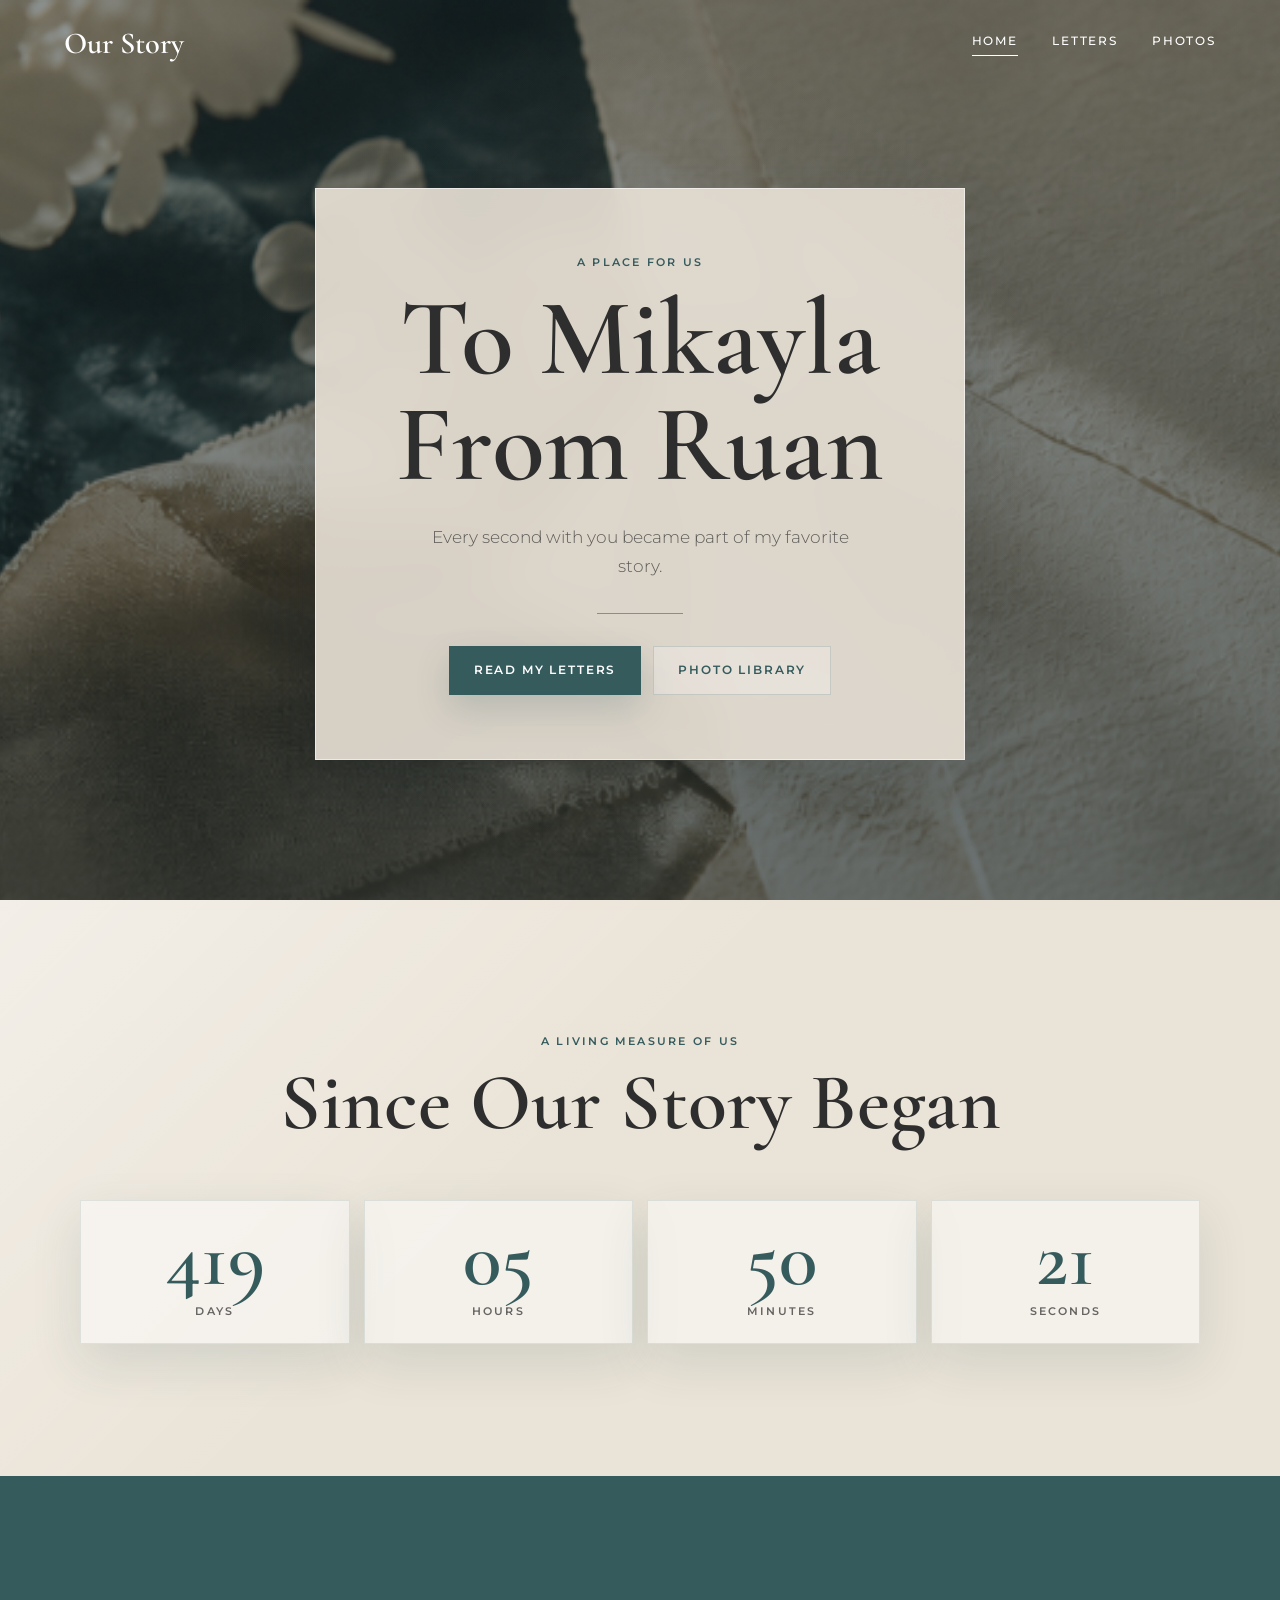
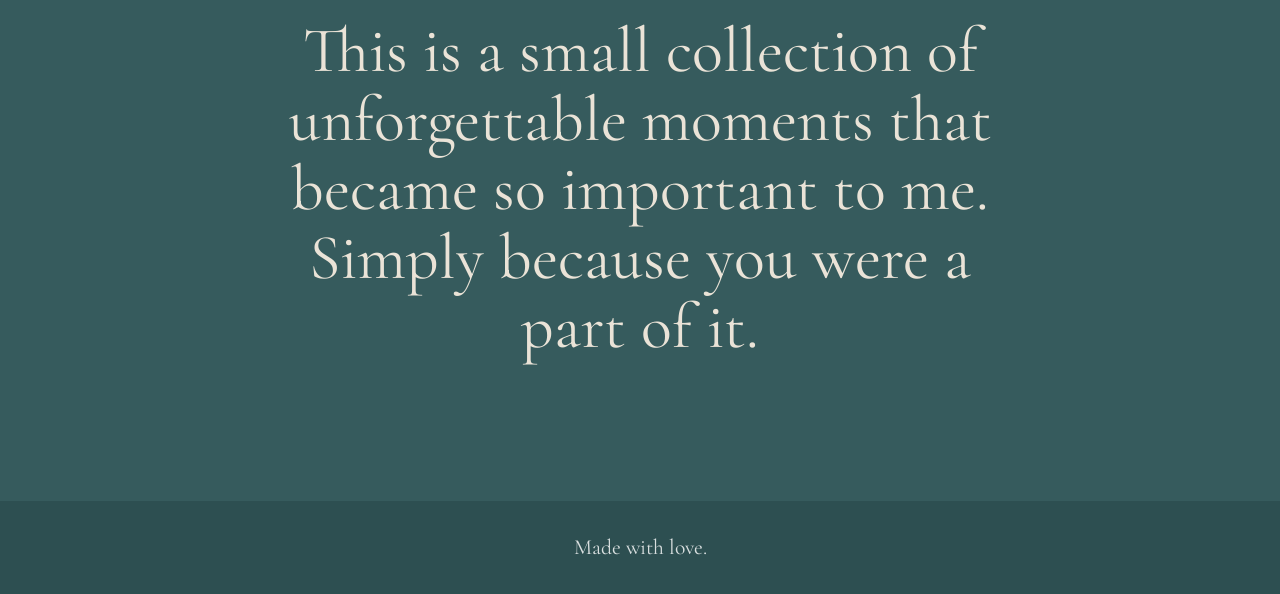
<file: index.html>
<!DOCTYPE html>
<html lang="en">
  <head>
    <meta charset="UTF-8" />
    <meta name="viewport" content="width=device-width, initial-scale=1.0" />
    <meta
      name="description"
      content="A cinematic romantic website celebrating the beginning of a deeply personal love story."
    />
    <title>Our Story</title>
    <link rel="preconnect" href="https://fonts.googleapis.com" />
    <link rel="preconnect" href="https://fonts.gstatic.com" crossorigin />
    <link
      href="https://fonts.googleapis.com/css2?family=Cormorant+Garamond:wght@500;600;700&family=Montserrat:wght@300;400;500;600&display=swap"
      rel="stylesheet"
    />
    <link rel="stylesheet" href="css/style.css" />
  </head>
  <body>
    <header class="site-header" data-header>
      <a class="brand" href="index.html" aria-label="Home">Our Story</a>
      <nav class="site-nav" aria-label="Primary navigation">
        <a href="index.html" aria-current="page">Home</a>
        <a href="letters.html">Letters</a>
        <a href="photo-library.html">Photos</a>
      </nav>
    </header>

    <main>
      <section class="hero hero-home" aria-label="Romantic landing page">
        <div class="hero-overlay"></div>
        <article class="hero-card reveal-blur">
          <p class="eyebrow">A place for us</p>
          <h1><span>To Mikayla</span><span>From Ruan</span></h1>
          <p class="hero-subtitle">
            Every second with you became part of my favorite story.
          </p>
          <span class="divider" aria-hidden="true"></span>
          <div class="hero-actions">
            <a class="button button-primary" href="letters.html">Read My Letters</a>
            <a class="button button-ghost" href="photo-library.html">Photo Library</a>
          </div>
        </article>
      </section>

      <section class="counter-section">
        <div class="section-inner reveal-up">
          <p class="eyebrow">A living measure of us</p>
          <h2>Since Our Story Began</h2>
          <div class="counter-grid" data-counter aria-live="polite">
            <div class="counter-item">
              <span data-unit="days">00</span>
              <small>Days</small>
            </div>
            <div class="counter-item">
              <span data-unit="hours">00</span>
              <small>Hours</small>
            </div>
            <div class="counter-item">
              <span data-unit="minutes">00</span>
              <small>Minutes</small>
            </div>
            <div class="counter-item">
              <span data-unit="seconds">00</span>
              <small>Seconds</small>
            </div>
          </div>
        </div>
      </section>

      <section class="vow-section">
        <div class="section-inner narrow reveal-fade">
          <p>
            This is a small collection of unforgettable moments that became so
            important to me. Simply because you were a part of it.
          </p>
        </div>
      </section>
    </main>

    <footer class="site-footer">
      <p>Made with love.</p>
    </footer>

    <script src="js/script.js"></script>
  </body>
</html>
</file>
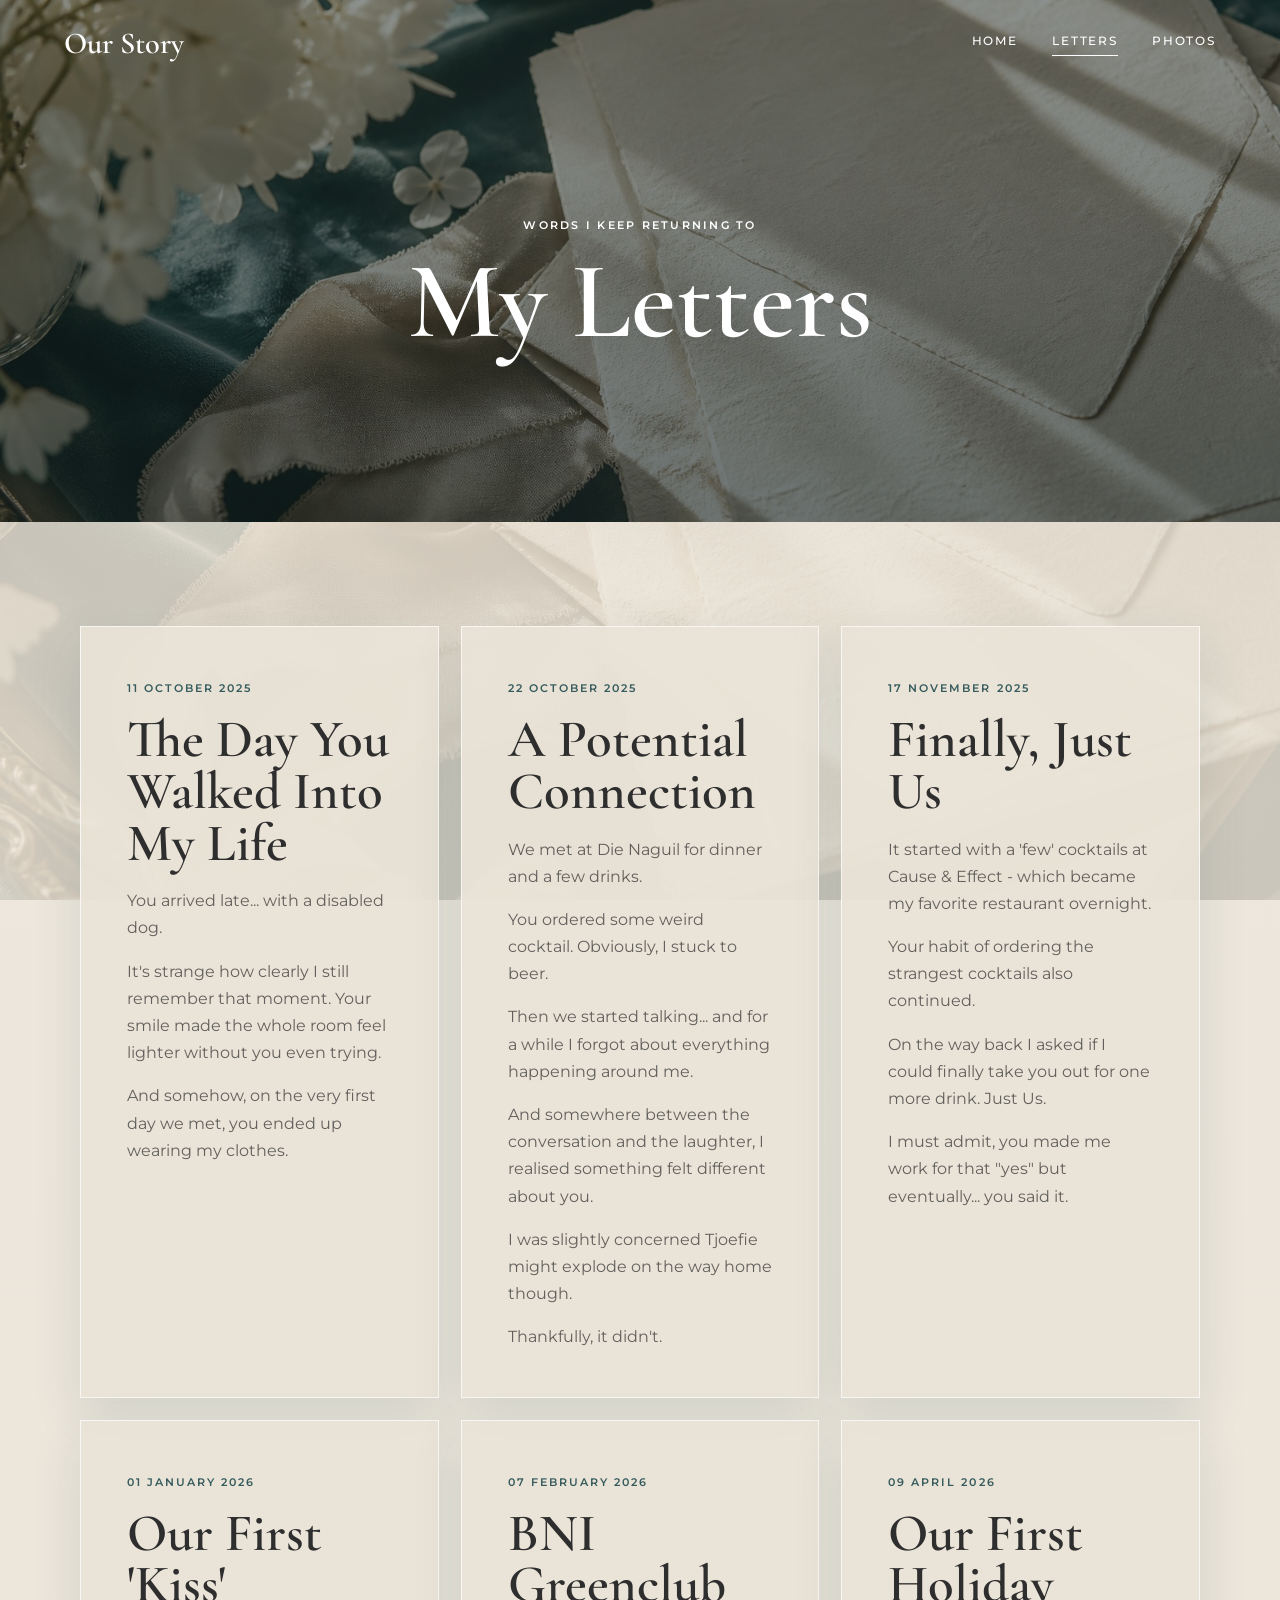
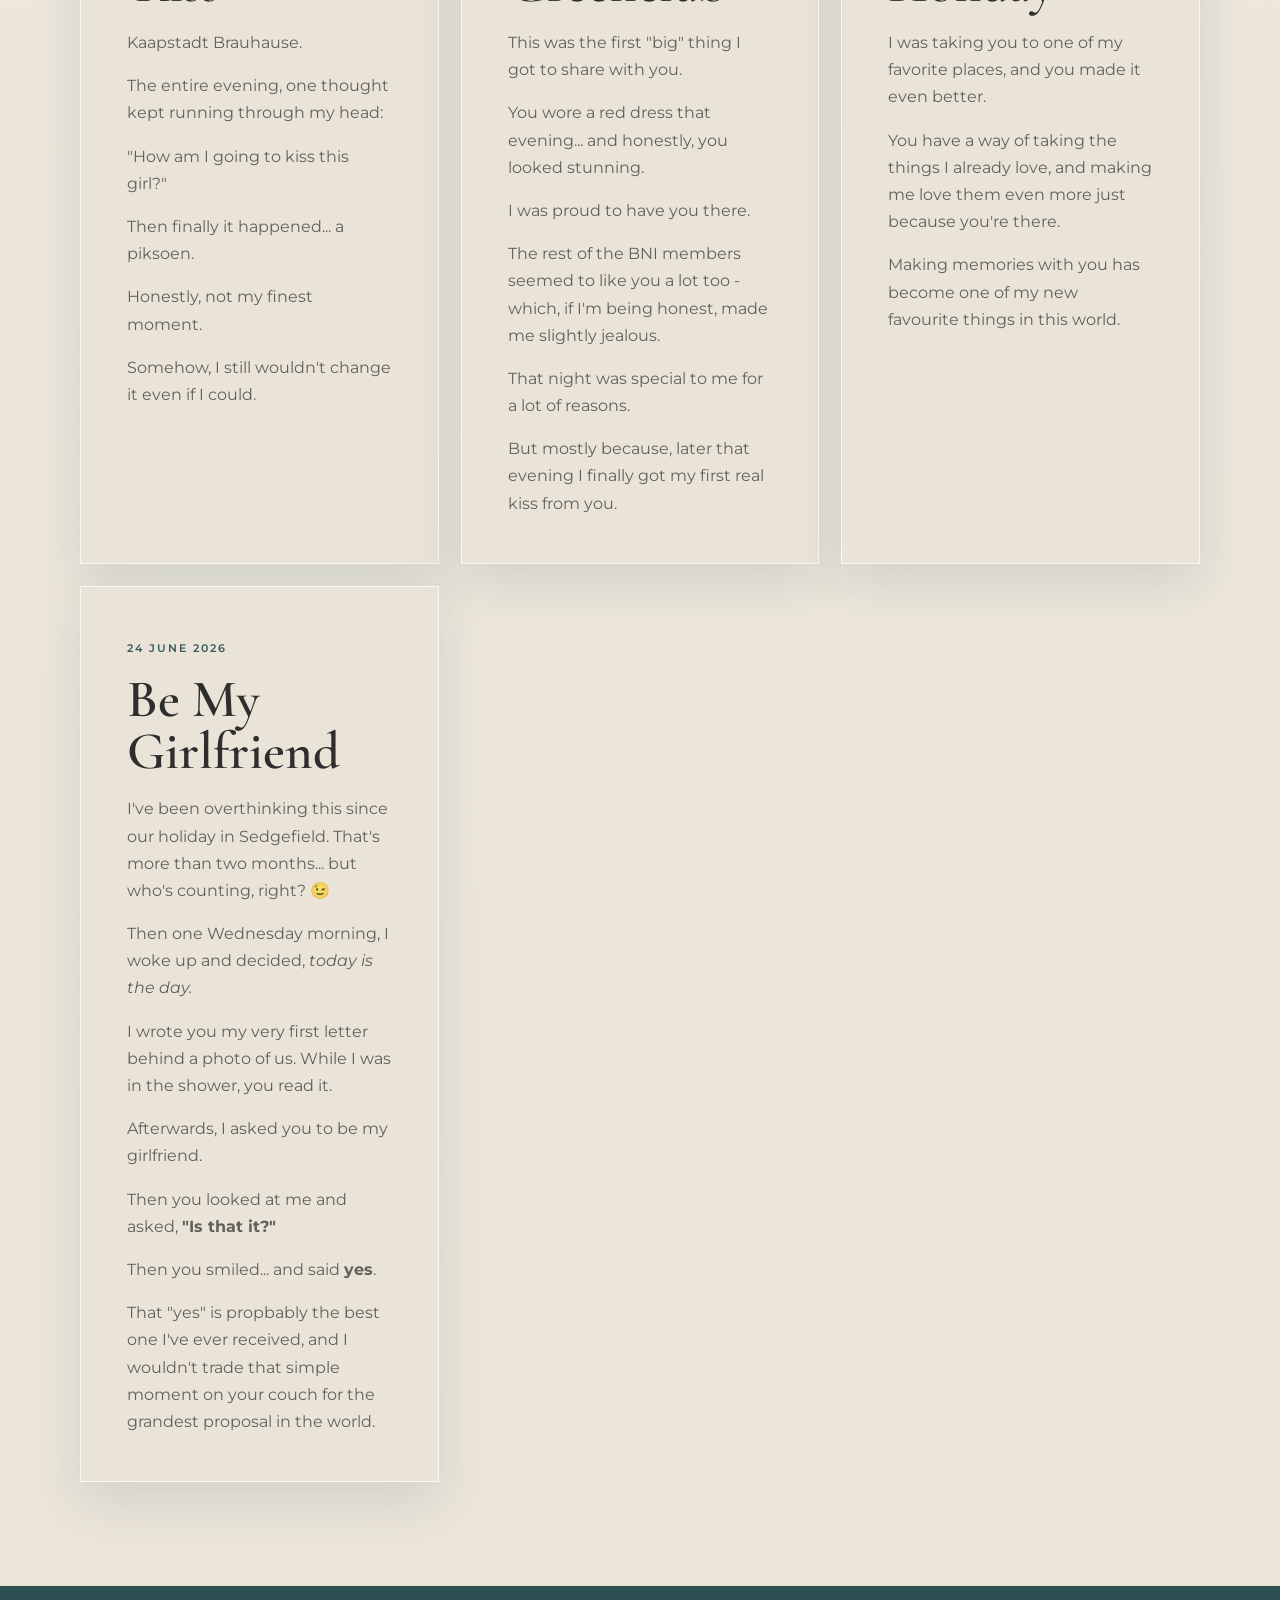
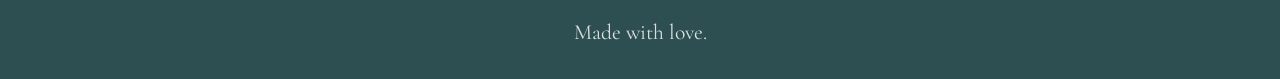
<file: letters.html>
<!DOCTYPE html>
<html lang="en">
  <head>
    <meta charset="UTF-8" />
    <meta name="viewport" content="width=device-width, initial-scale=1.0" />
    <meta
      name="description"
      content="Personal romantic letters written with warmth, tenderness, and a luxury editorial aesthetic."
    />
    <title>My Letters</title>
    <link rel="preconnect" href="https://fonts.googleapis.com" />
    <link rel="preconnect" href="https://fonts.gstatic.com" crossorigin />
    <link
      href="https://fonts.googleapis.com/css2?family=Cormorant+Garamond:wght@500;600;700&family=Montserrat:wght@300;400;500;600&display=swap"
      rel="stylesheet"
    />
    <link rel="stylesheet" href="css/style.css" />
  </head>
  <body class="letters-page">
    <header class="site-header" data-header>
      <a class="brand" href="index.html" aria-label="Home">Our Story</a>
      <nav class="site-nav" aria-label="Primary navigation">
        <a href="index.html">Home</a>
        <a href="letters.html" aria-current="page">Letters</a>
        <a href="photo-library.html">Photos</a>
      </nav>
    </header>

    <main>
      <section class="letters-hero">
        <div class="letters-hero-overlay"></div>
        <div class="section-inner reveal-blur">
          <p class="eyebrow">Words I keep returning to</p>
          <h1>My Letters</h1>
        </div>
      </section>

      <section class="letters-section">
        <div class="section-inner">
          <div class="letters-grid" data-letters-list>
            <article class="letter-card reveal-up">
              <time datetime="2025-10-11">11 October 2025</time>
              <h2>The Day You Walked Into My Life</h2>
              <p>
                You arrived late... with a disabled dog.
              </p>
              <p>
                It's strange how clearly I still remember that moment. Your smile
                made the whole room feel lighter without you even trying.
              </p>
              <p>
                And somehow, on the very first day we met, you ended up wearing
                my clothes.
              </p>
            </article>

            <article class="letter-card reveal-up">
              <time datetime="2025-10-22">22 October 2025</time>
              <h2>A Potential Connection</h2>
              <p>
                We met at Die Naguil for dinner and a few drinks.
              </p>
              <p>
                You ordered some weird cocktail. Obviously, I stuck to beer.
              </p>
              <p>
                Then we started talking... and for a while I forgot about
                everything happening around me.
              </p>
              <p>
                And somewhere between the conversation and the laughter, I
                realised something felt different about you.
              </p>
              <p>
                I was slightly concerned Tjoefie might explode on the way home
                though.
              </p>
              <p>
                Thankfully, it didn't.
              </p>
            </article>

            <article class="letter-card reveal-up">
              <time datetime="2025-11-17">17 November 2025</time>
              <h2>Finally, Just Us</h2>
              <p>
                It started with a 'few' cocktails at Cause &amp; Effect - which
                became my favorite restaurant overnight.
              </p>
              <p>
                Your habit of ordering the strangest cocktails also continued.
              </p>
              <p>
                On the way back I asked if I could finally take you out for one
                more drink. Just Us.
              </p>
              <p>
                I must admit, you made me work for that "yes" but eventually...
                you said it.
              </p>
            </article>

            <article class="letter-card reveal-up">
              <time datetime="2026-01-01">01 January 2026</time>
              <h2>Our First 'Kiss'</h2>
              <p>
                Kaapstadt Brauhause.
              </p>
              <p>
                The entire evening, one thought kept running through my head:
              </p>
              <p>
                "How am I going to kiss this girl?"
              </p>
              <p>
                Then finally it happened... a piksoen.
              </p>
              <p>
                Honestly, not my finest moment.
              </p>
              <p>
                Somehow, I still wouldn't change it even if I could.
              </p>
            </article>

            <article class="letter-card reveal-up">
              <time datetime="2026-02-07">07 February 2026</time>
              <h2>BNI Greenclub</h2>
              <p>
                This was the first "big" thing I got to share with you.
              </p>
              <p>
                You wore a red dress that evening... and honestly, you looked
                stunning.
              </p>
              <p>
                I was proud to have you there.
              </p>
              <p>
                The rest of the BNI members seemed to like you a lot too - which,
                if I'm being honest, made me slightly jealous.
              </p>
              <p>
                That night was special to me for a lot of reasons.
              </p>
              <p>
                But mostly because, later that evening I finally got my first
                real kiss from you.
              </p>
            </article>

            <article class="letter-card reveal-up">
              <time datetime="2026-04-09">09 April 2026</time>
              <h2>Our First Holiday</h2>
              <p>
                I was taking you to one of my favorite places, and you made it
                even better.
              </p>
              <p>
                You have a way of taking the things I already love, and making
                me love them even more just because you're there.
              </p>
              <p>
                Making memories with you has become one of my new favourite
                things in this world.
              </p>
            </article>

                        <article class="letter-card reveal-up">
              <time datetime="2026-06-24">24 June 2026</time>
              <h2>Be My Girlfriend</h2>

              <p>
                I've been overthinking this since our holiday in Sedgefield. That's more than two months... but who's counting, right? 😉
              </p>

              <p>
                Then one Wednesday morning, I woke up and decided, <em>today is the day.</em>
              </p>

              <p>
                I wrote you my very first letter behind a photo of us. While I was in the shower, you read it.
              </p>

              <p>
                Afterwards, I asked you to be my girlfriend.
              </p>

              <p>
                Then you looked at me and asked, <strong>"Is that it?"</strong>
              </p>
                          
              <p>
                Then you smiled... and said <strong>yes</strong>.
              </p>

              <p>
                That "yes" is propbably the best one I've ever received, and I wouldn't trade that simple moment on your couch for the grandest proposal in the world.
              </p>
            </article>
          </div>
        </div>
      </section>
    </main>

    <div class="modal" data-letter-modal aria-hidden="true">
      <div class="modal-backdrop" data-close-letter></div>
      <section
        class="modal-panel"
        role="dialog"
        aria-modal="true"
        aria-labelledby="letter-modal-title"
      >
        <button class="modal-close" type="button" data-close-letter aria-label="Close">
          &times;
        </button>
        <p class="eyebrow">A new keepsake</p>
        <h2 id="letter-modal-title">Add A Letter</h2>
        <form class="letter-form" data-letter-form>
          <label>
            Date
            <input type="date" name="date" required />
          </label>
          <label>
            Title
            <input
              type="text"
              name="title"
              maxlength="80"
              required
              autocomplete="off"
            />
          </label>
          <label>
            Letter
            <textarea name="body" rows="5" maxlength="420" required></textarea>
          </label>
          <button class="button button-primary" type="submit">Save Letter</button>
        </form>
      </section>
    </div>

    <footer class="site-footer">
      <p>Made with love.</p>
    </footer>

    <script src="js/script.js"></script>
  </body>
</html>
</file>
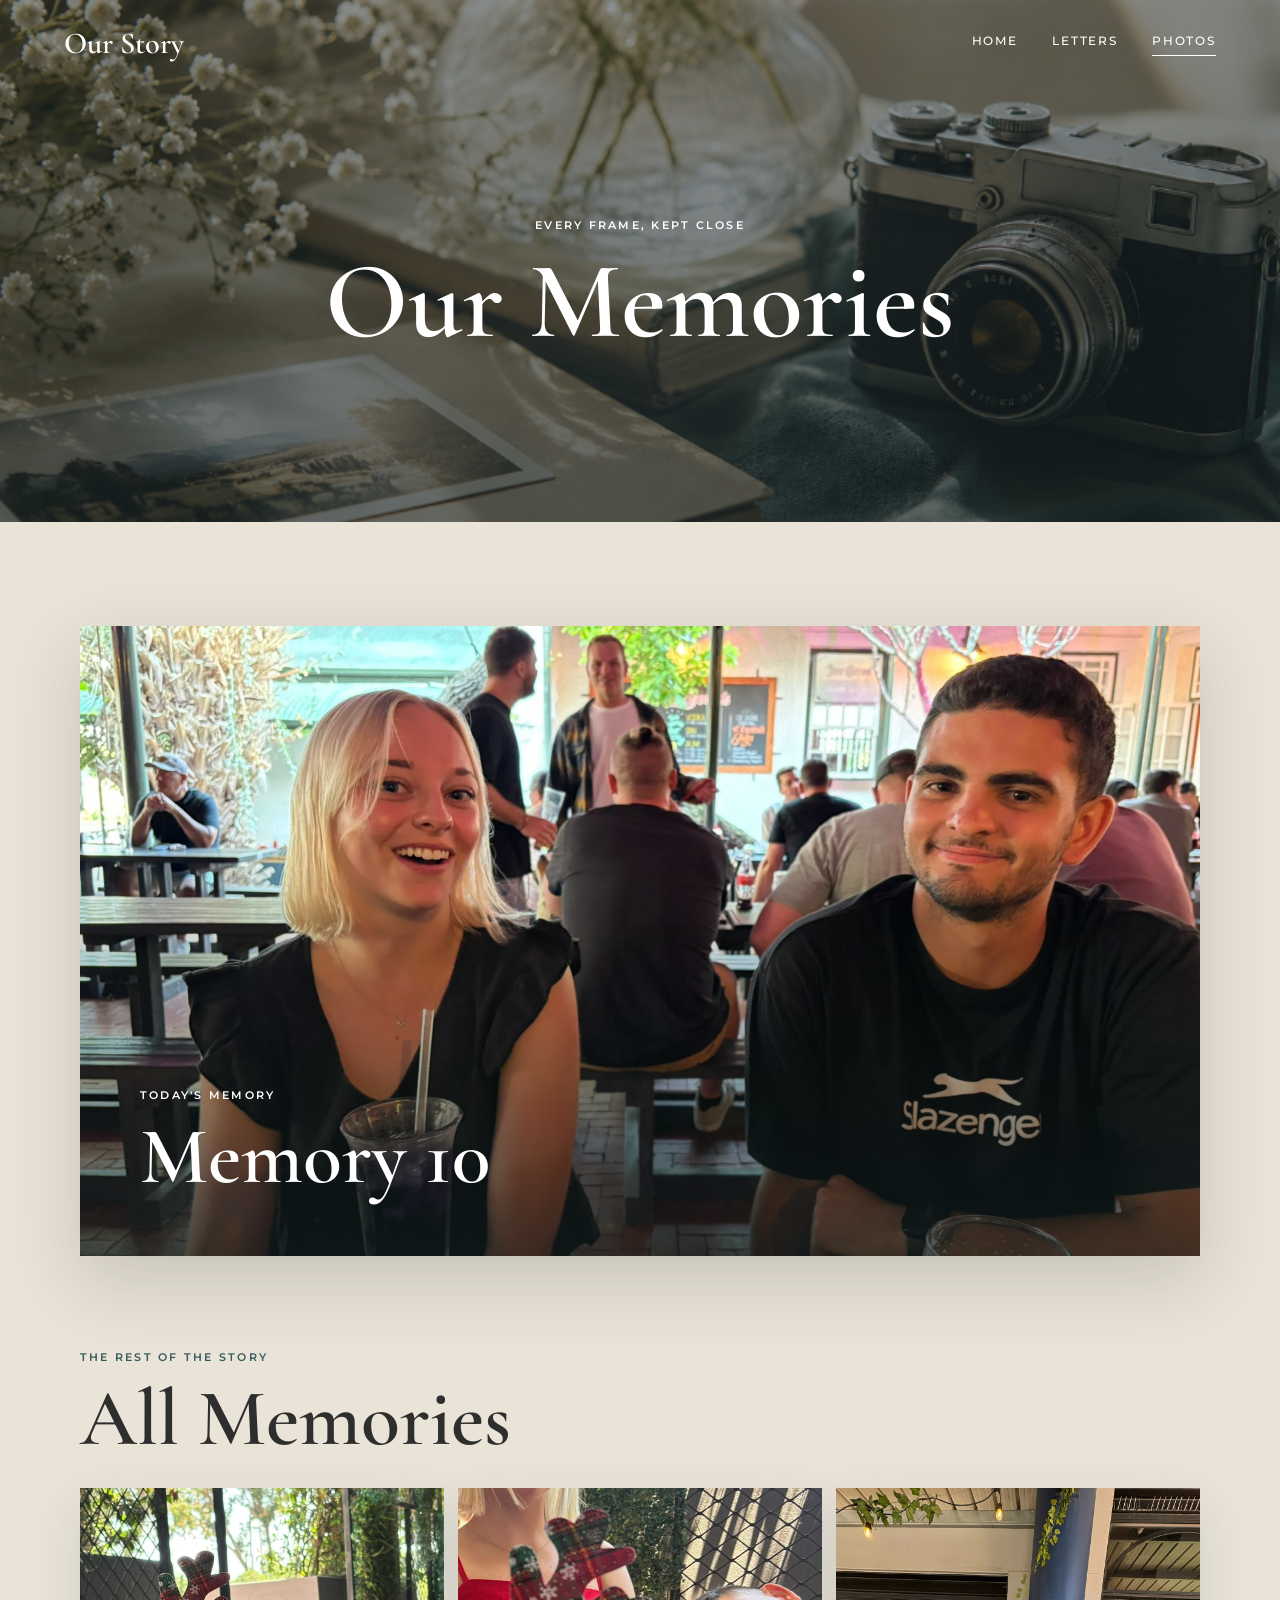
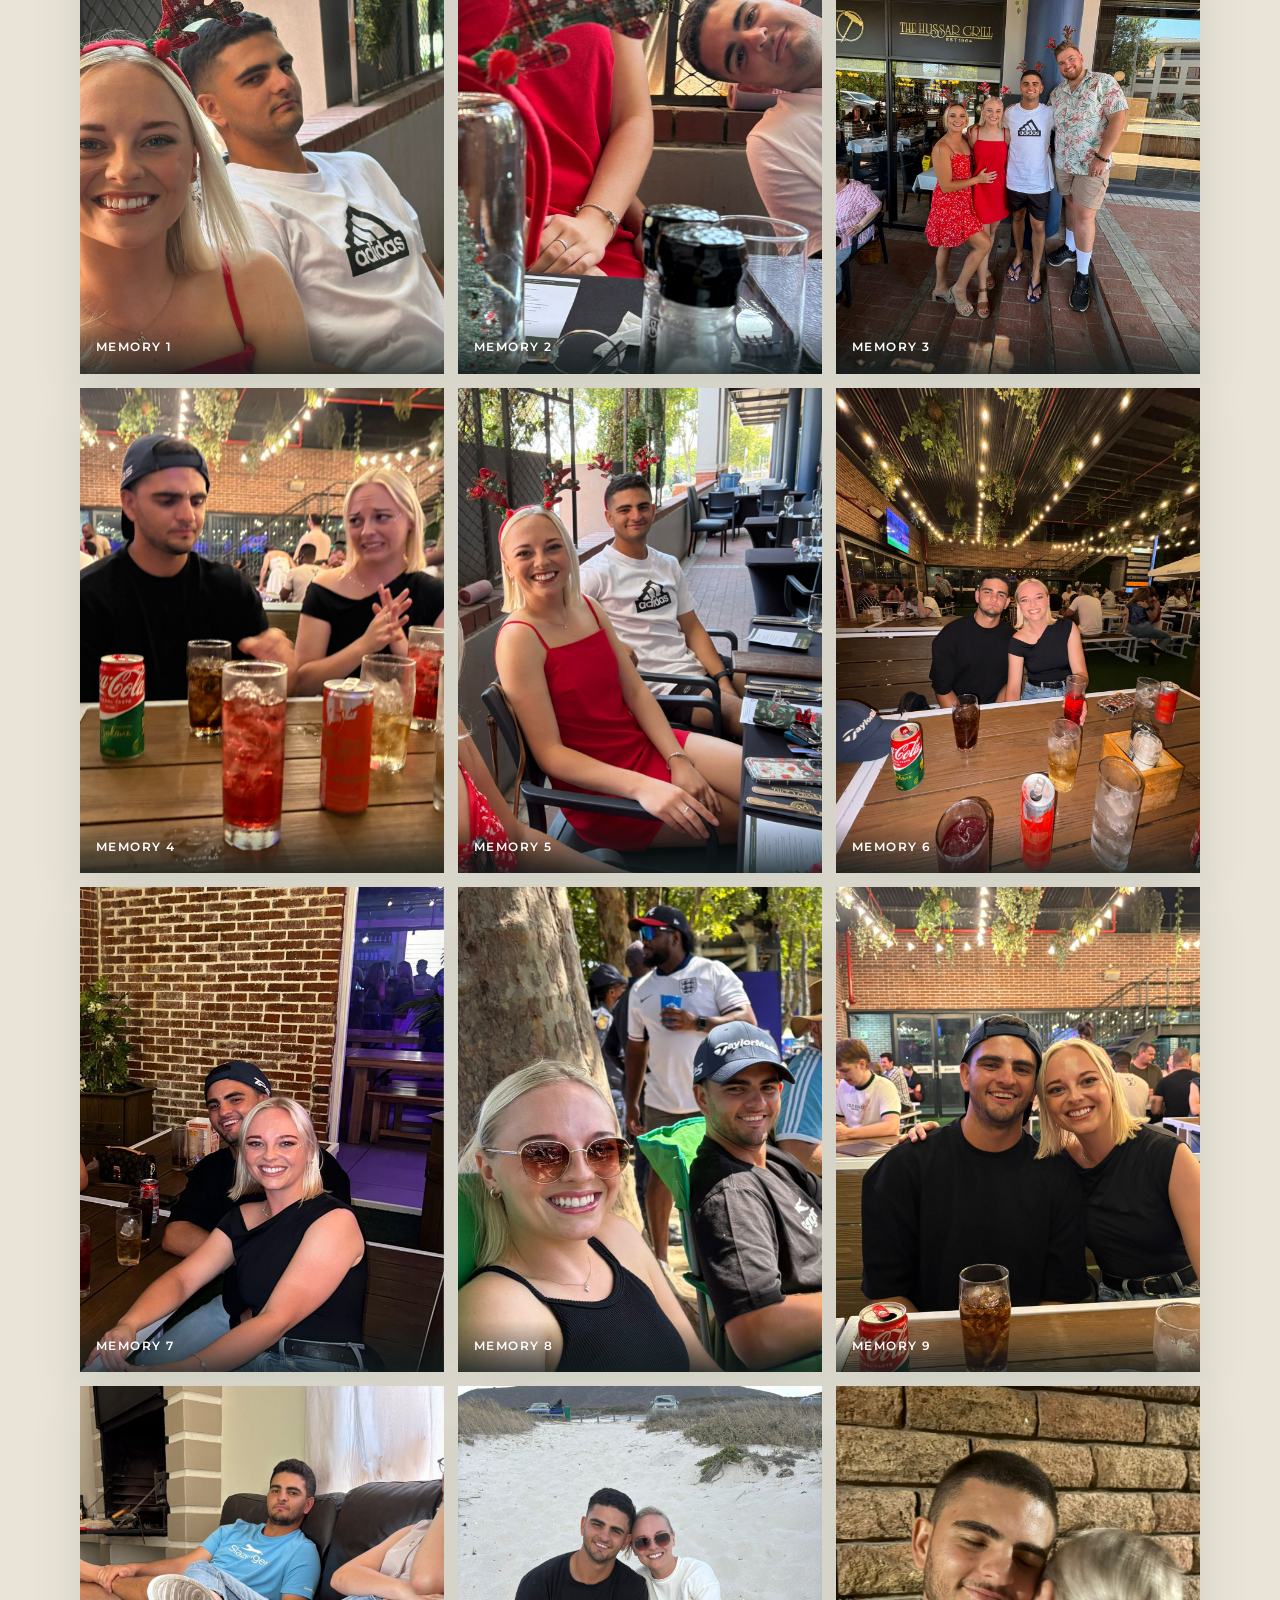
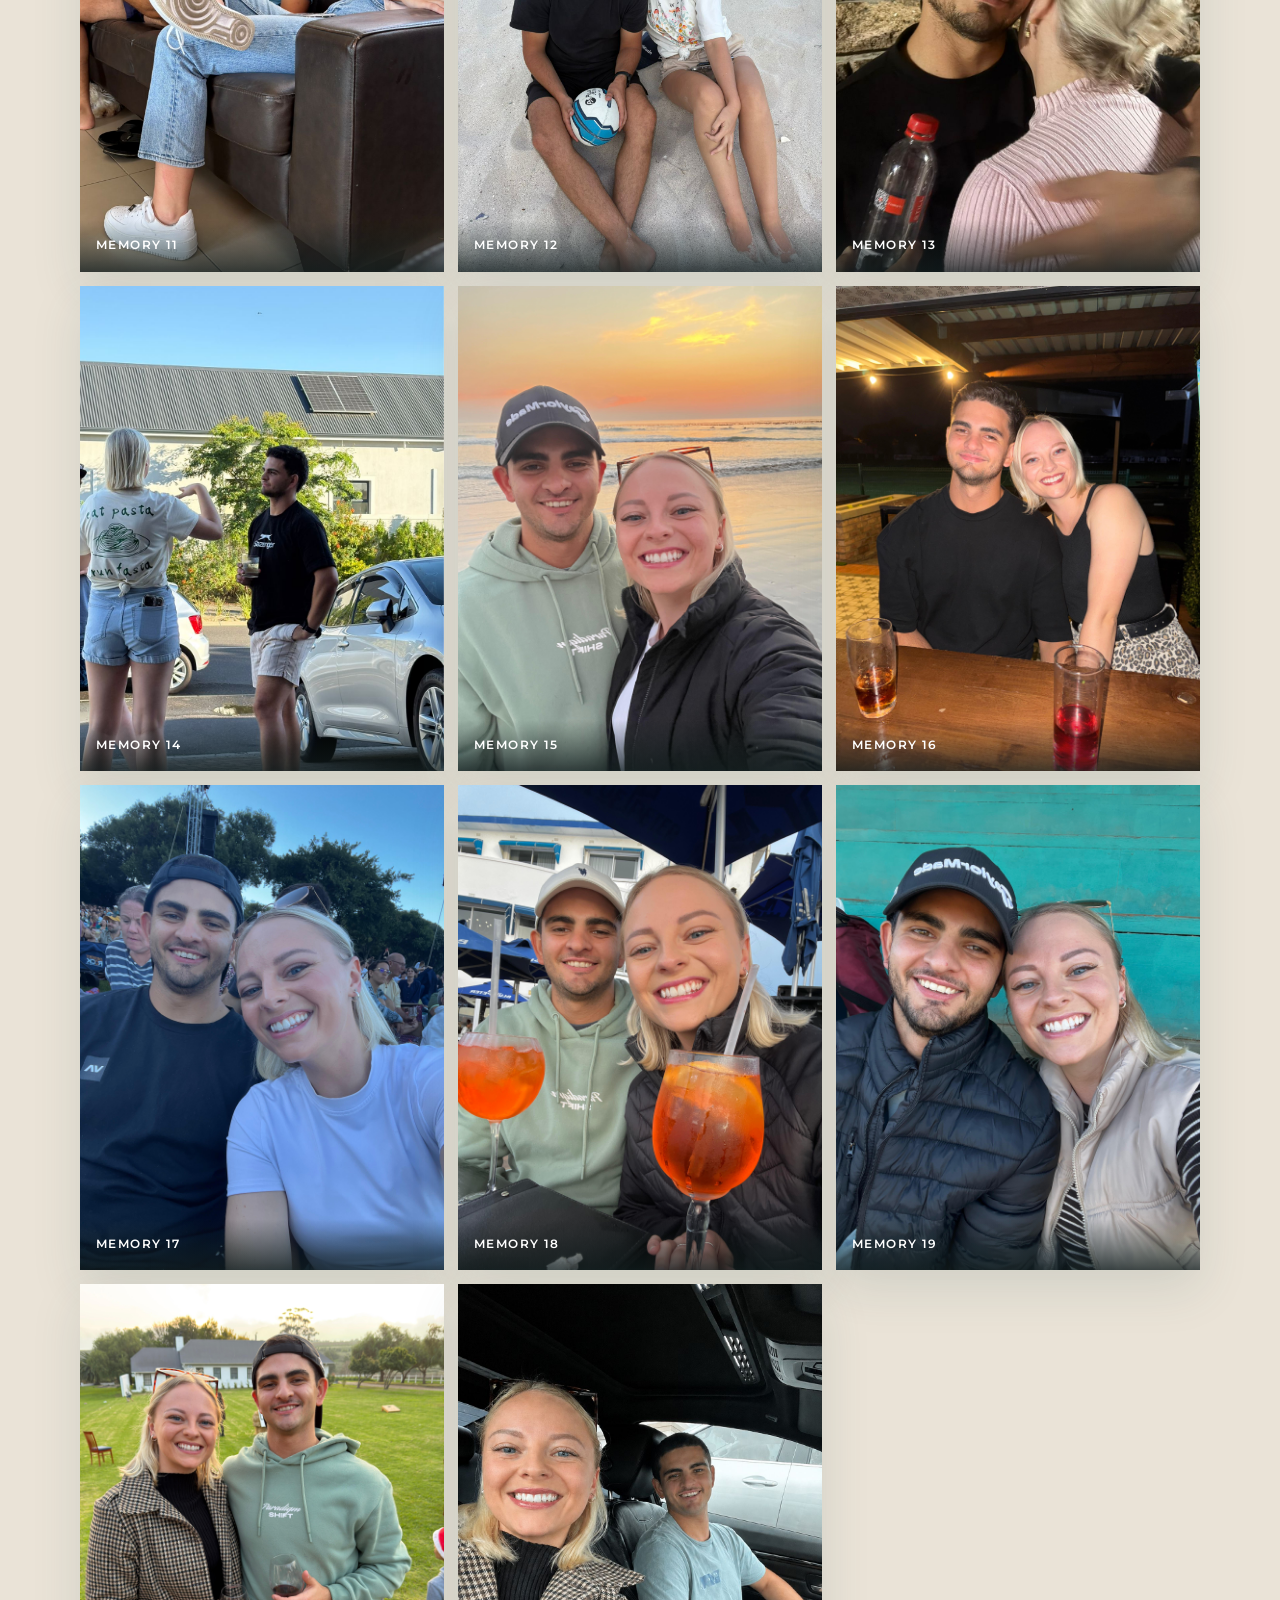
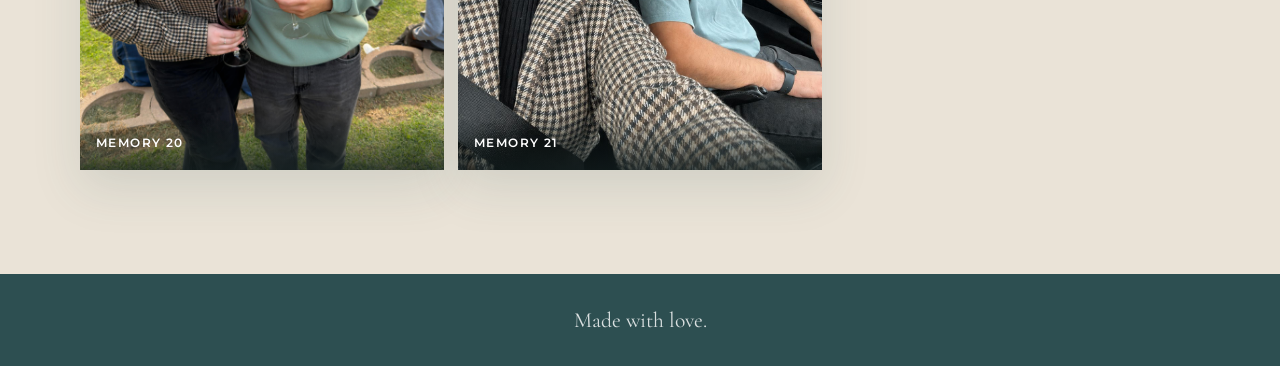
<file: photo-library.html>
<!DOCTYPE html>
<html lang="en">
  <head>
    <meta charset="UTF-8" />
    <meta name="viewport" content="width=device-width, initial-scale=1.0" />
    <meta
      name="description"
      content="A private romantic photo library for saving shared memories together."
    />
    <title>Our Memories</title>
    <link rel="preconnect" href="https://fonts.googleapis.com" />
    <link rel="preconnect" href="https://fonts.gstatic.com" crossorigin />
    <link
      href="https://fonts.googleapis.com/css2?family=Cormorant+Garamond:wght@500;600;700&family=Montserrat:wght@300;400;500;600&display=swap"
      rel="stylesheet"
    />
    <link rel="stylesheet" href="css/style.css" />
  </head>
  <body class="photo-page">
    <header class="site-header" data-header>
      <a class="brand" href="index.html" aria-label="Home">Our Story</a>
      <nav class="site-nav" aria-label="Primary navigation">
        <a href="index.html">Home</a>
        <a href="letters.html">Letters</a>
        <a href="photo-library.html" aria-current="page">Photos</a>
      </nav>
    </header>

    <main>
      <section class="letters-hero photo-hero">
        <div class="letters-hero-overlay"></div>
        <div class="section-inner reveal-blur">
          <p class="eyebrow">Every frame, kept close</p>
          <h1>Our Memories</h1>
        </div>
      </section>

      <section class="photo-section">
        <div class="section-inner">
          <section class="featured-memory reveal-up" data-featured-memory>
            <div class="memory-empty">
              <p>Add photos to the memories folder to begin.</p>
            </div>
          </section>

          <section class="memory-gallery reveal-up" data-memory-gallery aria-label="All memories">
            <div class="memory-gallery-header">
              <p class="eyebrow">The rest of the story</p>
              <h2>All Memories</h2>
            </div>
            <div class="memory-grid" data-memory-grid></div>
          </section>
        </div>
      </section>
    </main>

    <footer class="site-footer">
      <p>Made with love.</p>
    </footer>

    <script src="images/memories/memories.js"></script>
    <script src="js/script.js"></script>
  </body>
</html>
</file>
<file: css/style.css>
:root {
  --dark-teal: #365b5d;
  --warm-cream: #eae3d7;
  --soft-beige: #dccfc0;
  --text-dark: #2e2e2e;
  --white: #ffffff;
  --ink-muted: rgba(46, 46, 46, 0.72);
  --shadow-soft: 0 24px 70px rgba(35, 47, 48, 0.18);
  --shadow-card: 0 18px 46px rgba(54, 91, 93, 0.14);
  --serif: "Cormorant Garamond", Georgia, serif;
  --sans: "Montserrat", Arial, sans-serif;
}

/* Base reset keeps spacing predictable across mobile browsers. */
*,
*::before,
*::after {
  box-sizing: border-box;
}

html {
  scroll-behavior: smooth;
}

body {
  margin: 0;
  background: var(--warm-cream);
  color: var(--text-dark);
  font-family: var(--sans);
  font-size: 16px;
  line-height: 1.7;
}

img {
  display: block;
  max-width: 100%;
}

a {
  color: inherit;
  text-decoration: none;
}

button,
input,
textarea {
  font: inherit;
}

.site-header {
  position: fixed;
  inset: 0 0 auto;
  z-index: 50;
  display: flex;
  align-items: center;
  justify-content: space-between;
  padding: 18px clamp(20px, 5vw, 72px);
  color: var(--white);
  transition: background 300ms ease, box-shadow 300ms ease, padding 300ms ease;
}

.site-header.is-scrolled {
  background: rgba(54, 91, 93, 0.92);
  box-shadow: 0 12px 40px rgba(15, 30, 31, 0.16);
  padding-block: 13px;
  backdrop-filter: blur(16px);
}

.brand {
  font-family: var(--serif);
  font-size: clamp(1.45rem, 4vw, 1.9rem);
  font-weight: 600;
}

.site-nav {
  display: flex;
  gap: clamp(18px, 4vw, 34px);
  align-items: center;
  font-size: 0.72rem;
  font-weight: 500;
  letter-spacing: 0.16em;
  text-transform: uppercase;
}

.site-nav a {
  position: relative;
  padding-bottom: 5px;
}

.site-nav a::after {
  position: absolute;
  right: 0;
  bottom: 0;
  left: 0;
  height: 1px;
  content: "";
  background: currentColor;
  transform: scaleX(0);
  transform-origin: left;
  transition: transform 240ms ease;
}

.site-nav a:hover::after,
.site-nav a[aria-current="page"]::after {
  transform: scaleX(1);
}

/* The hero uses the Blouberg beach photo as the emotional first impression. */
.hero,
.letters-hero {
  position: relative;
  display: grid;
  min-height: 100vh;
  min-height: 100svh;
  overflow: hidden;
  isolation: isolate;
  place-items: center;
  padding: 112px 20px 64px;
}

.hero-home {
  background: url("../images/home-background.jpg") center / cover no-repeat;
}

.hero-overlay,
.letters-hero-overlay {
  position: absolute;
  inset: 0;
  z-index: -1;
  background:
    linear-gradient(180deg, rgba(22, 34, 35, 0.48), rgba(22, 34, 35, 0.62)),
    radial-gradient(circle at center, rgba(234, 227, 215, 0.14), transparent 54%);
}

.hero-card {
  width: min(100%, 650px);
  padding: clamp(34px, 7vw, 64px) clamp(26px, 6vw, 62px);
  text-align: center;
  background: rgba(234, 227, 215, 0.9);
  border: 1px solid rgba(255, 255, 255, 0.56);
  box-shadow: var(--shadow-soft);
  backdrop-filter: blur(18px);
}

.eyebrow {
  margin: 0 0 13px;
  color: var(--dark-teal);
  font-size: 0.7rem;
  font-weight: 600;
  letter-spacing: 0.2em;
  text-transform: uppercase;
}

h1,
h2 {
  margin: 0;
  color: var(--text-dark);
  font-family: var(--serif);
  font-weight: 600;
  line-height: 0.98;
}

h1 {
  font-size: clamp(3.1rem, 11vw, 6.8rem);
}

h2 {
  font-size: clamp(2.6rem, 8vw, 5rem);
}

.hero-card h1 span {
  display: block;
}

.hero-subtitle {
  max-width: 430px;
  margin: 24px auto 0;
  color: var(--ink-muted);
  font-size: clamp(0.95rem, 2.8vw, 1.08rem);
  font-weight: 300;
}

.divider {
  display: block;
  width: 86px;
  height: 1px;
  margin: 32px auto;
  background: var(--dark-teal);
  opacity: 0.55;
}

.button {
  display: inline-flex;
  min-height: 48px;
  align-items: center;
  justify-content: center;
  padding: 14px 24px;
  border: 1px solid transparent;
  cursor: pointer;
  font-size: 0.72rem;
  font-weight: 600;
  letter-spacing: 0.16em;
  text-transform: uppercase;
  transition: transform 220ms ease, background 220ms ease, color 220ms ease,
    border-color 220ms ease, box-shadow 220ms ease;
}

.button:hover {
  transform: translateY(-2px);
}

.button-primary {
  color: var(--white);
  background: var(--dark-teal);
  box-shadow: 0 14px 34px rgba(54, 91, 93, 0.2);
}

.button-primary:hover {
  background: #28484a;
}

.button-secondary {
  color: var(--dark-teal);
  background: transparent;
  border-color: rgba(54, 91, 93, 0.34);
}

.button-secondary:hover {
  background: var(--dark-teal);
  color: var(--white);
}

.button-ghost {
  color: var(--dark-teal);
  background: rgba(255, 255, 255, 0.26);
  border-color: rgba(54, 91, 93, 0.18);
}

.button-ghost:hover {
  background: rgba(255, 255, 255, 0.52);
}

.hero-actions {
  display: flex;
  flex-wrap: wrap;
  gap: 12px;
  justify-content: center;
}

.section-inner {
  width: min(100% - 40px, 1120px);
  margin: 0 auto;
}

.section-inner.narrow {
  width: min(100% - 40px, 770px);
}

.counter-section {
  padding: clamp(76px, 12vw, 132px) 0;
  background:
    linear-gradient(135deg, rgba(255, 255, 255, 0.42), transparent 44%),
    var(--warm-cream);
  text-align: center;
}

/* Fixed grid dimensions prevent the live numbers from shifting the layout. */
.counter-grid {
  display: grid;
  grid-template-columns: repeat(2, minmax(0, 1fr));
  gap: 14px;
  margin-top: clamp(34px, 6vw, 58px);
}

.counter-item {
  min-height: 136px;
  display: grid;
  align-content: center;
  gap: 7px;
  padding: 22px 12px;
  background: rgba(255, 255, 255, 0.48);
  border: 1px solid rgba(54, 91, 93, 0.12);
  box-shadow: var(--shadow-card);
}

.counter-item span {
  color: var(--dark-teal);
  font-family: var(--serif);
  font-size: clamp(3rem, 12vw, 5rem);
  font-weight: 600;
  line-height: 0.9;
}

.counter-item small {
  color: var(--ink-muted);
  font-size: 0.68rem;
  font-weight: 600;
  letter-spacing: 0.2em;
  text-transform: uppercase;
}

.vow-section {
  padding: clamp(80px, 12vw, 140px) 0;
  background: var(--dark-teal);
}

.vow-section p {
  margin: 0;
  color: var(--warm-cream);
  font-family: var(--serif);
  font-size: clamp(2rem, 6vw, 4rem);
  line-height: 1.08;
  text-align: center;
}

.letters-page {
  background:
    linear-gradient(rgba(234, 227, 215, 0.84), rgba(234, 227, 215, 0.94)),
    url("../images/background.jpg") center top / cover fixed;
}

.letters-hero {
  min-height: 58vh;
  color: var(--white);
  background: url("../images/background.jpg") center / cover no-repeat;
  text-align: center;
}

.photo-hero {
  background: url("../images/photos-background.jpg") center / cover no-repeat;
}

.letters-hero h1,
.letters-hero .eyebrow {
  color: var(--white);
}

/* Letter cards keep the editorial layout quiet, tactile, and readable. */
.letters-section {
  padding: clamp(54px, 10vw, 104px) 0;
}

.letters-actions {
  display: grid;
  gap: 24px;
  align-items: center;
  margin-bottom: 34px;
}

.letters-actions p {
  max-width: 640px;
  margin: 0;
  color: var(--ink-muted);
}

.letters-grid {
  display: grid;
  gap: 22px;
}

.letter-card {
  padding: clamp(28px, 6vw, 46px);
  background: rgba(234, 227, 215, 0.92);
  border: 1px solid rgba(255, 255, 255, 0.7);
  box-shadow: var(--shadow-card);
  transition: transform 260ms ease, box-shadow 260ms ease;
}

.letter-card:hover {
  transform: translateY(-6px);
  box-shadow: 0 26px 60px rgba(54, 91, 93, 0.2);
}

.letter-card time {
  display: inline-block;
  margin-bottom: 16px;
  color: var(--dark-teal);
  font-size: 0.7rem;
  font-weight: 600;
  letter-spacing: 0.18em;
  text-transform: uppercase;
}

.letter-card h2 {
  margin-bottom: 18px;
  font-size: clamp(2rem, 6vw, 3.3rem);
}

.letter-card p {
  margin: 0;
  color: var(--ink-muted);
}

.letter-card p + p {
  margin-top: 16px;
}

.photo-page {
  background: var(--warm-cream);
}

.photo-section {
  padding: clamp(54px, 10vw, 104px) 0;
}

.photo-intro {
  display: grid;
  gap: 24px;
  align-items: end;
  margin-bottom: 28px;
}

.photo-intro h2 {
  margin-bottom: 18px;
}

.photo-intro p:not(.eyebrow) {
  max-width: 620px;
  margin: 0;
  color: var(--ink-muted);
}

.upload-button input {
  position: absolute;
  width: 1px;
  height: 1px;
  opacity: 0;
  pointer-events: none;
}

.drop-zone {
  display: grid;
  min-height: 178px;
  align-content: center;
  gap: 8px;
  margin-bottom: 22px;
  padding: 28px;
  border: 1px dashed rgba(54, 91, 93, 0.34);
  background: rgba(255, 255, 255, 0.42);
  text-align: center;
  transition: background 220ms ease, border-color 220ms ease, transform 220ms ease;
}

.drop-zone.is-dragging {
  background: rgba(255, 255, 255, 0.72);
  border-color: var(--dark-teal);
  transform: translateY(-2px);
}

.drop-zone p {
  margin: 0;
  color: var(--dark-teal);
  font-family: var(--serif);
  font-size: clamp(1.9rem, 6vw, 3.2rem);
  line-height: 1;
}

.drop-zone span {
  color: var(--ink-muted);
  font-size: 0.78rem;
  font-weight: 500;
  letter-spacing: 0.12em;
  text-transform: uppercase;
}

.library-toolbar {
  display: flex;
  flex-wrap: wrap;
  gap: 14px;
  align-items: center;
  justify-content: space-between;
  margin-bottom: 24px;
}

.library-toolbar p {
  margin: 0;
  color: var(--dark-teal);
  font-size: 0.74rem;
  font-weight: 600;
  letter-spacing: 0.16em;
  text-transform: uppercase;
}

.photo-grid {
  display: grid;
  grid-template-columns: repeat(2, minmax(0, 1fr));
  gap: 14px;
}

.photo-card {
  position: relative;
  overflow: hidden;
  min-height: 220px;
  background: var(--soft-beige);
  box-shadow: var(--shadow-card);
  isolation: isolate;
}

.photo-card img {
  width: 100%;
  height: 100%;
  aspect-ratio: 3 / 4;
  object-fit: cover;
  transition: transform 520ms ease, filter 520ms ease;
}

.photo-card:hover img {
  filter: saturate(0.94) contrast(1.04);
  transform: scale(1.04);
}

.photo-card figcaption {
  position: absolute;
  right: 0;
  bottom: 0;
  left: 0;
  display: flex;
  gap: 12px;
  align-items: center;
  justify-content: space-between;
  padding: 14px;
  color: var(--white);
  background: linear-gradient(180deg, transparent, rgba(18, 29, 30, 0.78));
}

.photo-card span {
  overflow: hidden;
  font-size: 0.68rem;
  font-weight: 600;
  letter-spacing: 0.1em;
  text-overflow: ellipsis;
  text-transform: uppercase;
  white-space: nowrap;
}

.photo-remove {
  flex: 0 0 auto;
  width: 34px;
  height: 34px;
  border: 1px solid rgba(255, 255, 255, 0.45);
  border-radius: 50%;
  background: rgba(255, 255, 255, 0.16);
  color: var(--white);
  cursor: pointer;
  font-size: 1.3rem;
  line-height: 1;
}

.empty-library {
  display: none;
  margin-top: 24px;
  padding: 36px;
  background: rgba(255, 255, 255, 0.4);
  color: var(--ink-muted);
  text-align: center;
}

.empty-library.is-visible-empty {
  display: block;
}

.empty-library p {
  margin: 0;
  font-family: var(--serif);
  font-size: clamp(1.8rem, 6vw, 3rem);
  line-height: 1.1;
}

.featured-memory {
  position: relative;
  min-height: clamp(430px, 70vh, 720px);
  overflow: hidden;
  display: grid;
  align-items: end;
  margin-bottom: clamp(54px, 8vw, 92px);
  background: rgba(255, 255, 255, 0.42);
  box-shadow: var(--shadow-soft);
  isolation: isolate;
}

.featured-memory-image {
  position: absolute;
  inset: 0;
  z-index: -2;
  width: 100%;
  height: 100%;
  object-fit: cover;
}

.featured-memory::after {
  position: absolute;
  inset: 0;
  z-index: -1;
  content: "";
  background: linear-gradient(180deg, transparent 34%, rgba(18, 29, 30, 0.74));
}

.featured-memory-content {
  width: min(100%, 760px);
  padding: clamp(28px, 6vw, 60px);
}

.featured-memory-content .eyebrow,
.featured-memory-content h2 {
  color: var(--white);
}

.memory-empty {
  display: grid;
  min-height: 260px;
  place-items: center;
  padding: 32px;
  text-align: center;
}

.memory-empty p {
  max-width: 580px;
  margin: 0;
  color: var(--ink-muted);
  font-family: var(--serif);
  font-size: clamp(2rem, 7vw, 4rem);
  line-height: 1.08;
}

.memory-gallery-header {
  margin-bottom: 30px;
}

.memory-grid {
  display: grid;
  grid-template-columns: repeat(2, minmax(0, 1fr));
  gap: 14px;
}

.memory-card {
  position: relative;
  overflow: hidden;
  min-height: 220px;
  margin: 0;
  background: var(--soft-beige);
  box-shadow: var(--shadow-card);
}

.memory-card img {
  width: 100%;
  height: 100%;
  aspect-ratio: 3 / 4;
  object-fit: cover;
  transition: transform 520ms ease, filter 520ms ease;
}

.memory-card:hover img {
  filter: saturate(0.95) contrast(1.04);
  transform: scale(1.04);
}

.memory-card figcaption {
  position: absolute;
  right: 0;
  bottom: 0;
  left: 0;
  padding: 16px;
  color: var(--white);
  background: linear-gradient(180deg, transparent, rgba(18, 29, 30, 0.78));
  font-size: 0.72rem;
  font-weight: 600;
  letter-spacing: 0.12em;
  text-transform: uppercase;
}

.modal {
  position: fixed;
  inset: 0;
  z-index: 80;
  display: grid;
  place-items: center;
  padding: 20px;
  opacity: 0;
  pointer-events: none;
  transition: opacity 240ms ease;
}

.modal.is-open {
  opacity: 1;
  pointer-events: auto;
}

.modal-backdrop {
  position: absolute;
  inset: 0;
  background: rgba(24, 35, 36, 0.56);
  backdrop-filter: blur(10px);
}

.modal-panel {
  position: relative;
  z-index: 1;
  width: min(100%, 560px);
  max-height: calc(100vh - 40px);
  overflow: auto;
  padding: clamp(28px, 6vw, 44px);
  background: var(--warm-cream);
  box-shadow: 0 28px 90px rgba(15, 30, 31, 0.32);
}

.modal-panel h2 {
  margin-bottom: 24px;
  font-size: clamp(2.3rem, 7vw, 4rem);
}

.modal-close {
  position: absolute;
  top: 14px;
  right: 16px;
  width: 42px;
  height: 42px;
  border: 0;
  background: transparent;
  color: var(--dark-teal);
  cursor: pointer;
  font-size: 2rem;
  line-height: 1;
}

.letter-form {
  display: grid;
  gap: 18px;
}

.letter-form label {
  display: grid;
  gap: 8px;
  color: var(--dark-teal);
  font-size: 0.72rem;
  font-weight: 600;
  letter-spacing: 0.14em;
  text-transform: uppercase;
}

.letter-form input,
.letter-form textarea {
  width: 100%;
  border: 1px solid rgba(54, 91, 93, 0.2);
  padding: 13px 14px;
  background: rgba(255, 255, 255, 0.58);
  color: var(--text-dark);
  outline: 0;
  resize: vertical;
  transition: border-color 180ms ease, box-shadow 180ms ease;
}

.letter-form input:focus,
.letter-form textarea:focus {
  border-color: var(--dark-teal);
  box-shadow: 0 0 0 3px rgba(54, 91, 93, 0.1);
}

.site-footer {
  padding: 28px 20px;
  background: #2d4f51;
  color: rgba(255, 255, 255, 0.82);
  text-align: center;
}

.site-footer p {
  margin: 0;
  font-family: var(--serif);
  font-size: 1.35rem;
}

/* Shared reveal states are activated by IntersectionObserver in script.js. */
.reveal-up,
.reveal-fade,
.reveal-blur {
  opacity: 0;
  transition: opacity 900ms ease, transform 900ms ease, filter 900ms ease;
}

.reveal-up {
  transform: translateY(28px);
}

.reveal-blur {
  filter: blur(12px);
  transform: translateY(12px);
}

.reveal-fade {
  transform: translateY(10px);
}

.is-visible {
  opacity: 1;
  filter: blur(0);
  transform: translateY(0);
}

@media (min-width: 720px) {
  .counter-grid {
    grid-template-columns: repeat(4, minmax(0, 1fr));
  }

  .letters-actions {
    grid-template-columns: 1fr auto;
  }

  .photo-intro {
    grid-template-columns: 1fr auto;
  }

  .letters-grid {
    grid-template-columns: repeat(3, minmax(0, 1fr));
  }

  .photo-grid {
    grid-template-columns: repeat(3, minmax(0, 1fr));
  }

  .memory-grid {
    grid-template-columns: repeat(3, minmax(0, 1fr));
  }
}

@media (max-width: 680px) {
  body {
    font-size: 15px;
  }

  .site-header {
    background: rgba(54, 91, 93, 0.86);
    box-shadow: 0 12px 34px rgba(15, 30, 31, 0.14);
    backdrop-filter: blur(14px);
  }

  .brand {
    font-size: 1.42rem;
  }

  .site-nav {
    gap: 18px;
    flex-wrap: wrap;
    justify-content: flex-start;
    font-size: 0.64rem;
    letter-spacing: 0.08em;
  }

  .hero,
  .letters-hero {
    padding-right: 16px;
    padding-left: 16px;
  }

  .hero-card {
    width: calc(100vw - 64px);
    max-width: calc(100vw - 64px);
    padding: 32px 22px;
  }

  h1 {
    font-size: clamp(2.2rem, 11vw, 3.8rem);
    line-height: 1;
    overflow-wrap: anywhere;
  }

  h2 {
    font-size: clamp(2.25rem, 11vw, 3.4rem);
  }

  .hero-subtitle {
    max-width: 100%;
    margin-top: 18px;
  }

  .divider {
    margin: 26px auto;
  }

  .button {
    min-height: 52px;
    padding: 14px 18px;
    letter-spacing: 0.12em;
  }

  .section-inner,
  .section-inner.narrow {
    width: min(100% - 32px, 1120px);
  }

  .counter-section,
  .letters-section,
  .photo-section {
    padding: 58px 0;
  }

  .counter-grid {
    gap: 10px;
  }

  .counter-item {
    min-height: 118px;
    padding: 18px 8px;
  }

  .counter-item span {
    font-size: clamp(2.55rem, 14vw, 4rem);
  }

  .vow-section {
    padding: 68px 0;
  }

  .vow-section p {
    font-size: clamp(1.85rem, 9vw, 3rem);
  }

  .letters-page {
    background-attachment: scroll;
  }

  .letters-hero {
    min-height: 46vh;
    min-height: 46svh;
  }

  .letter-card,
  .modal-panel {
    padding: 26px 22px;
  }

  .photo-intro,
  .letters-actions {
    gap: 18px;
  }

  .drop-zone {
    min-height: 150px;
    padding: 24px 18px;
  }

  .library-toolbar {
    align-items: stretch;
    flex-direction: column;
  }

  .featured-memory {
    min-height: 410px;
  }

  .memory-grid {
    grid-template-columns: 1fr;
  }
}

@media (max-width: 520px) {
  .site-header {
    align-items: flex-start;
    gap: 10px;
    flex-direction: column;
  }

  .site-nav {
    width: 100%;
    gap: 12px;
    font-size: 0.66rem;
  }

  .hero,
  .letters-hero {
    padding-top: 134px;
  }

  .hero-actions .button {
    width: 100%;
  }
}

@media (max-width: 390px) {
  .site-header {
    padding: 14px 16px;
  }

  .site-nav {
    font-size: 0.6rem;
    letter-spacing: 0.04em;
  }

  .hero-card {
    width: calc(100vw - 48px);
    max-width: calc(100vw - 48px);
    padding: 28px 18px;
  }

  h1 {
    font-size: clamp(2.05rem, 10.5vw, 3rem);
  }

  .counter-grid,
  .photo-grid {
    grid-template-columns: 1fr;
  }
}

@media (prefers-reduced-motion: reduce) {
  *,
  *::before,
  *::after {
    scroll-behavior: auto !important;
    transition-duration: 1ms !important;
    animation-duration: 1ms !important;
    animation-iteration-count: 1 !important;
  }

  .reveal-up,
  .reveal-fade,
  .reveal-blur {
    opacity: 1;
    filter: none;
    transform: none;
  }
}
</file>
